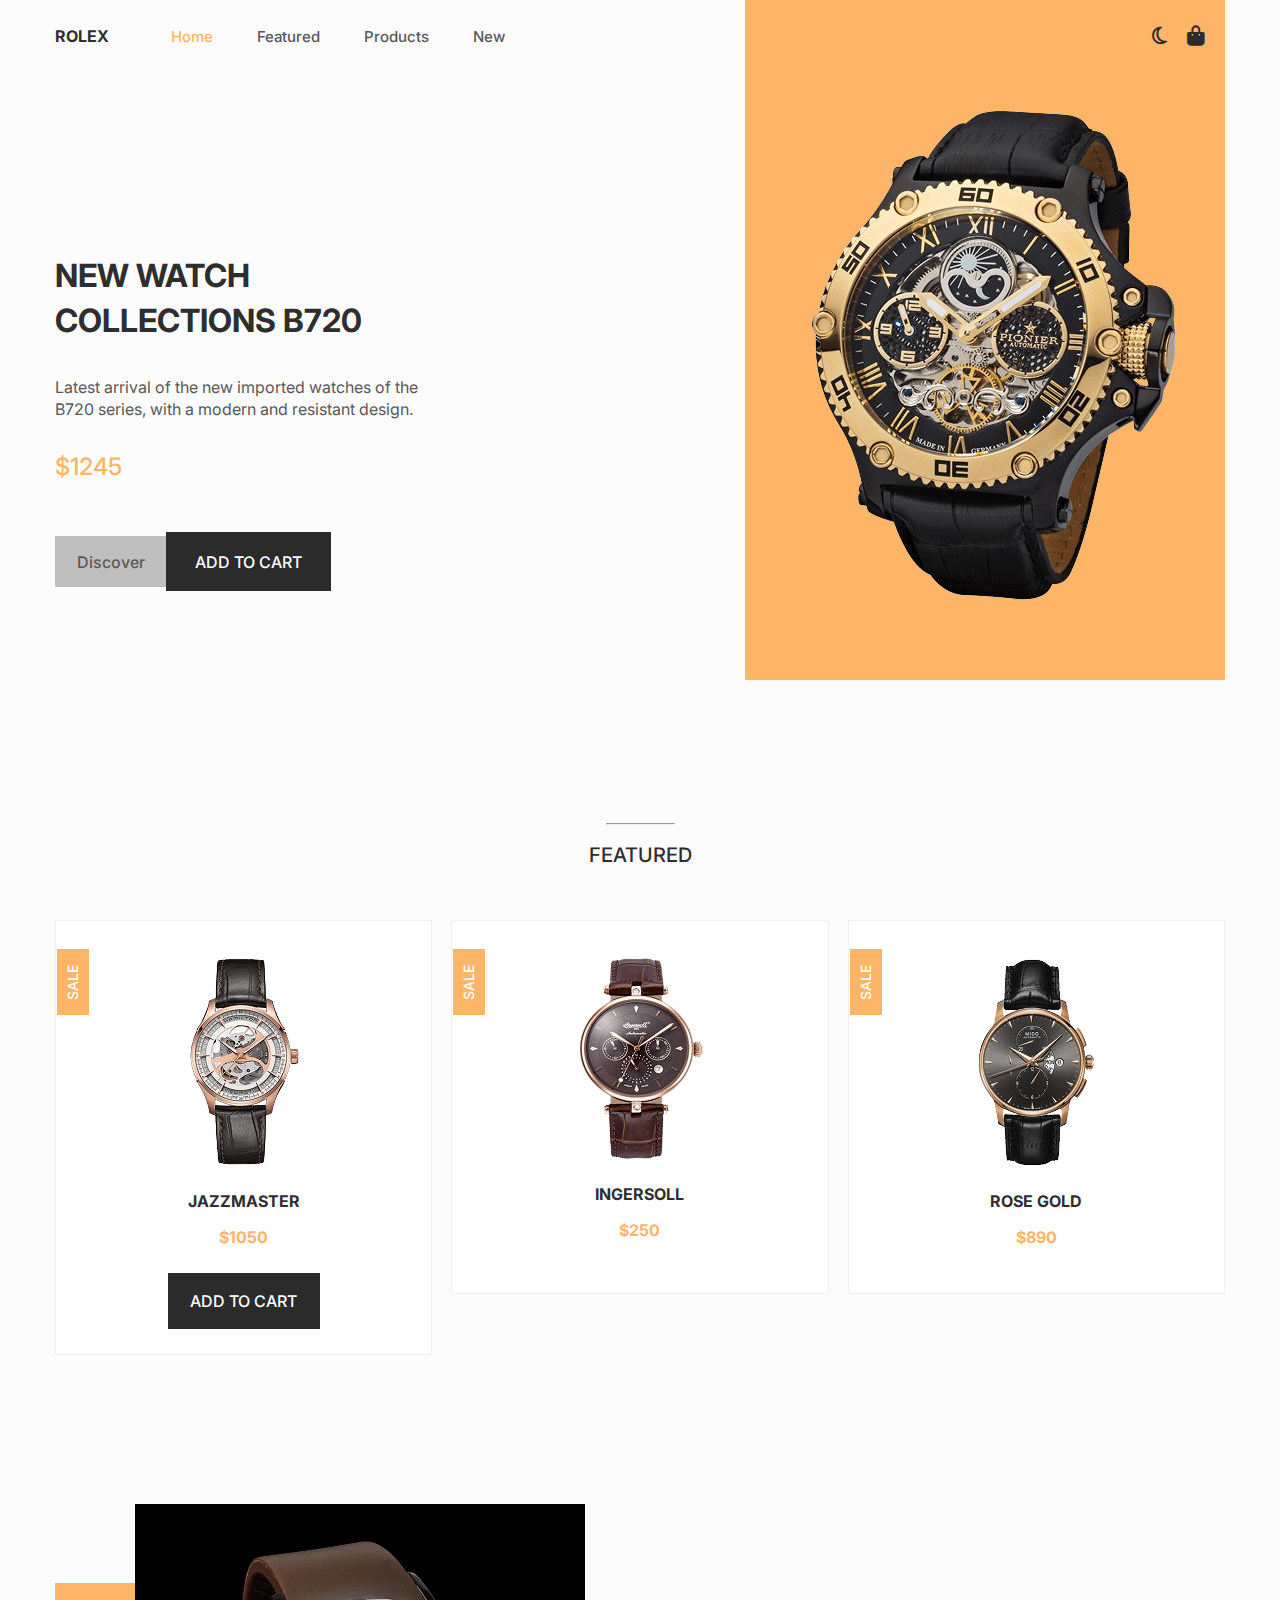
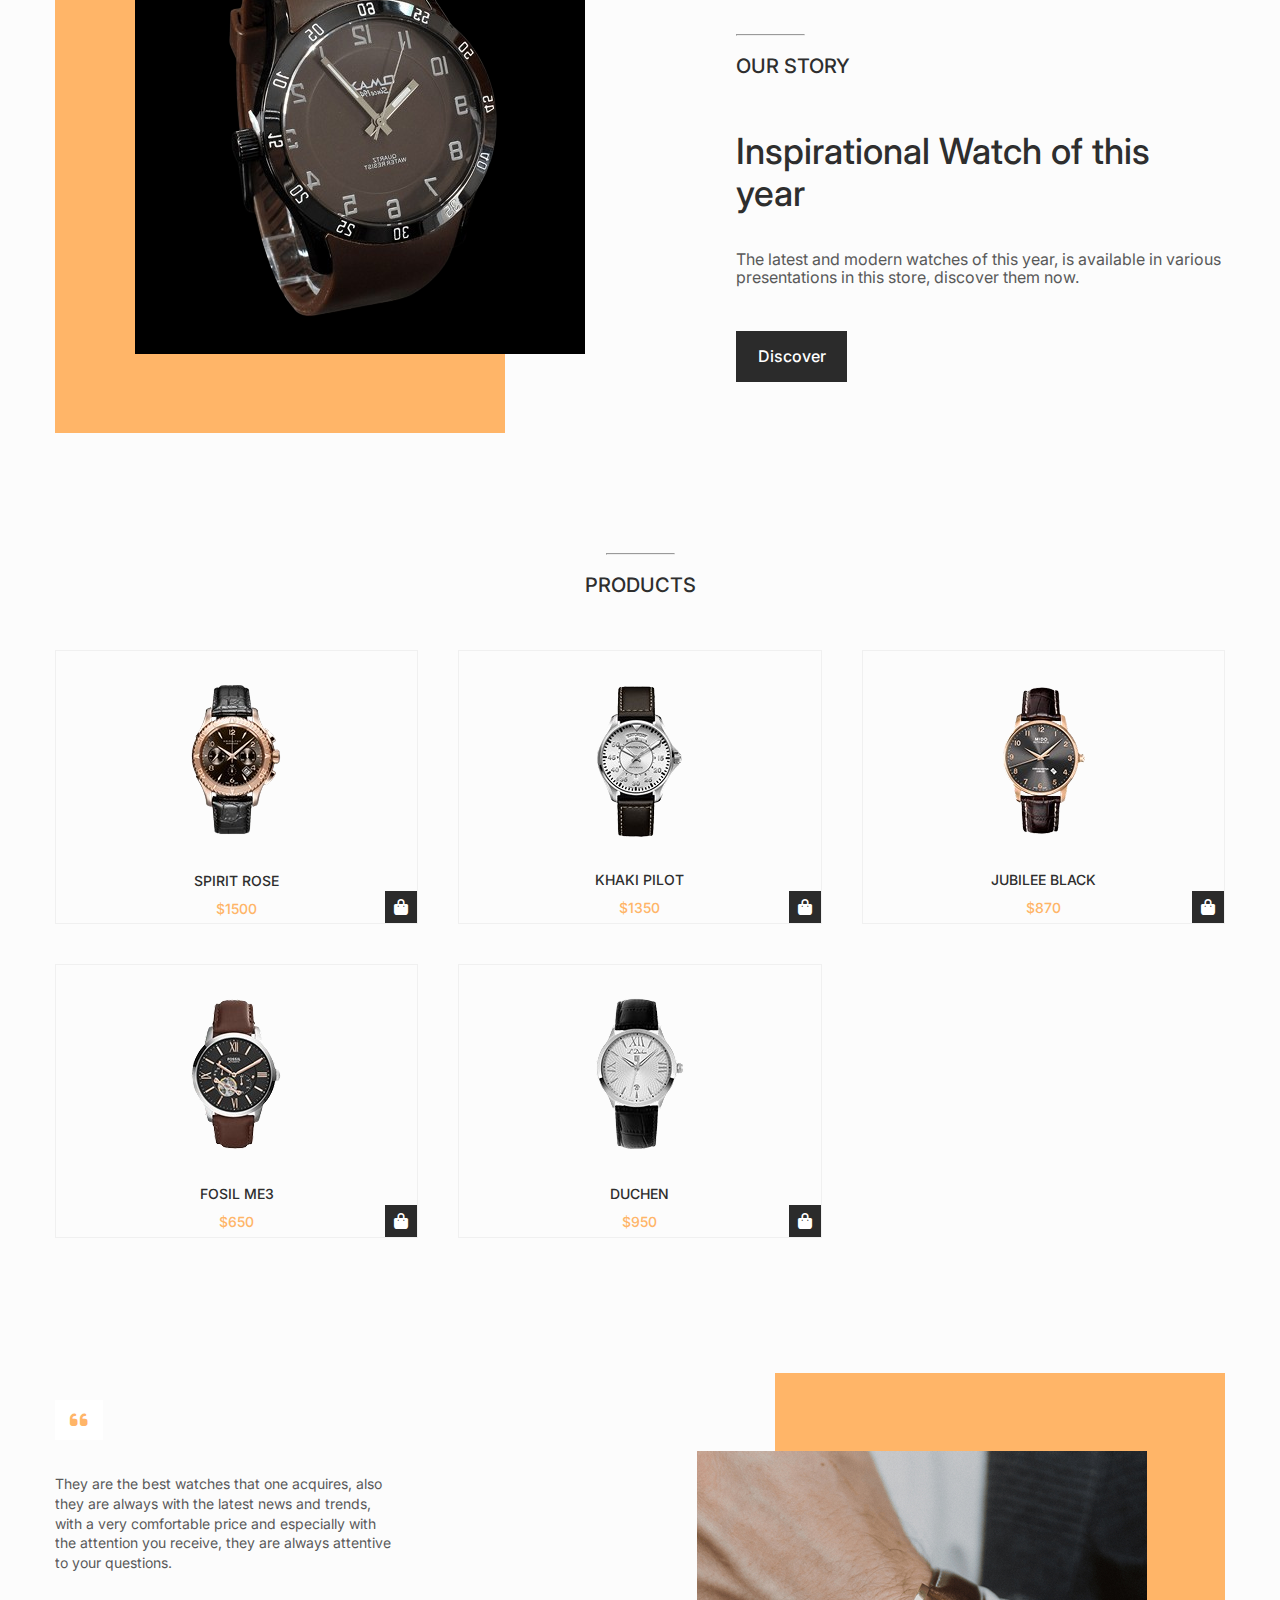
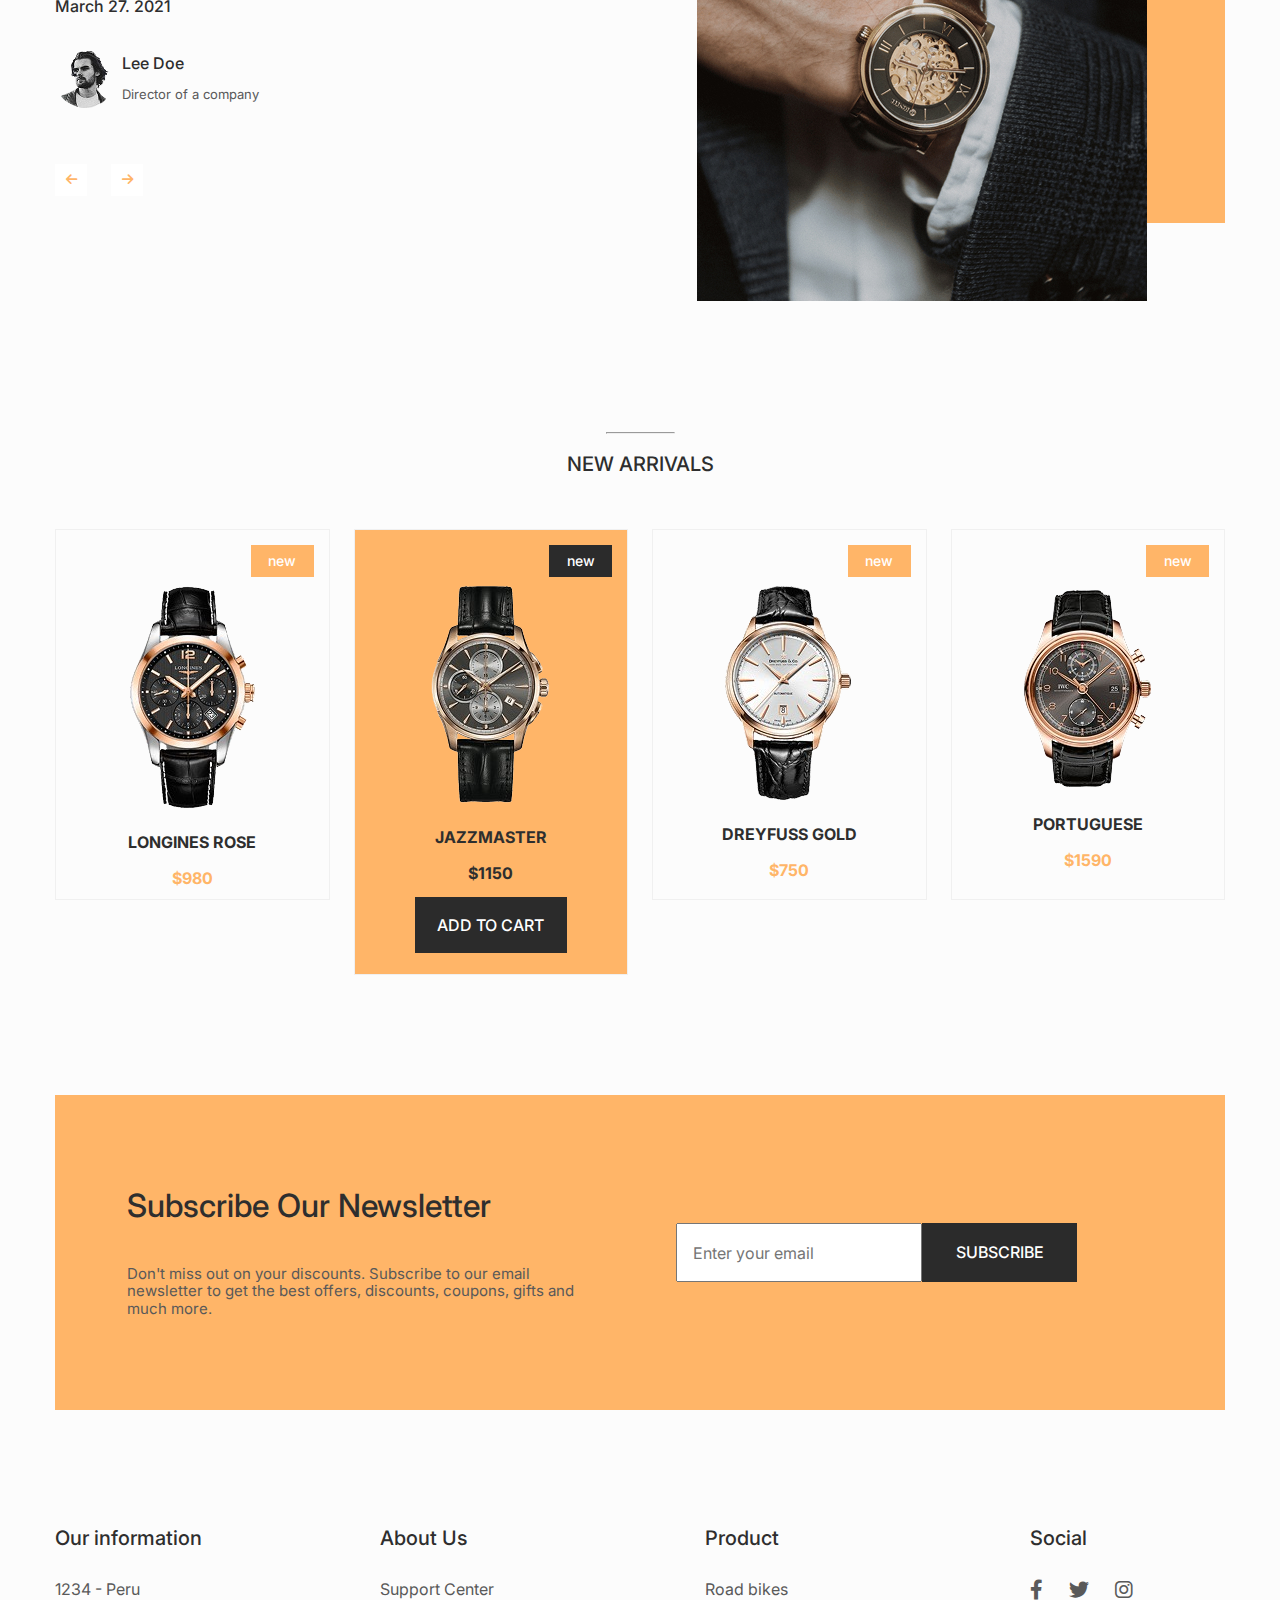
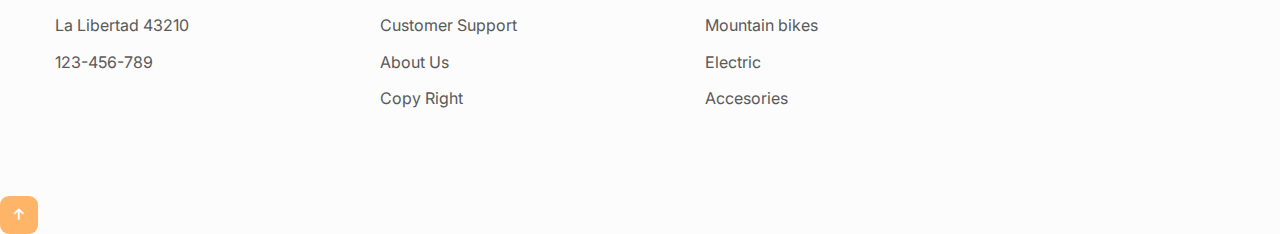
<file: index.html>
<!DOCTYPE html>
<html lang="en">
  <head>
    <meta charset="UTF-8">
    <meta name="viewport" content="width=device-width, initial-scale=1.0">
    <title>Document</title>
    <!-- style-->
    <link rel="stylesheet" href="./scss/style.css">
    <!-- icon-->
    <link rel="stylesheet" href="./scss/all.min.css">
    <!-- normalize-->
    <link rel="stylesheet" href="./scss/normalize.css">
    <!-- font -->
    <link rel="preconnect" href="https://fonts.googleapis.com">
    <link rel="preconnect" href="https://fonts.gstatic.com" crossorigin="">
    <link href="https://fonts.googleapis.com/css2?family=Exo:ital,wght@0,100..900;1,100..900&amp;family=Inter:ital,opsz,wght@0,14..32,100..900;1,14..32,100..900&amp;family=Roboto:ital,wght@0,100..900;1,100..900&amp;family=Work+Sans:ital,wght@0,100..900;1,100..900&amp;display=swap" rel="stylesheet">
  </head>
  <body> 
    <header> 
      <div class="container">
        <div class="first"> 
          <div class="logo"> 
            <p>ROLEX</p>
          </div>
          <div class="side-bar"> 
            <ul> 
              <li><a href="#">Home</a></li>
              <li><a href="#">Featured</a></li>
              <li><a href="#">Products</a></li>
              <li><a href="#">New</a></li>
            </ul>
          </div>
        </div>
        <div class="secound"> <i class="fa-regular fa-moon"></i><i class="fa-solid fa-bag-shopping"></i><i class="fa-solid fa-bars"></i></div>
      </div>
    </header>
    <section class="hero">
      <div class="container"> 
        <div class="first">
          <h1>NEW WATCH COLLECTIONS B720</h1>
          <p>Latest arrival of the new imported watches of the B720 series, with a modern and resistant design.</p>
          <p>$1245</p>
          <div> 
            <div class="button"> 
              <p>Discover</p>
            </div>
            <div class="button"> 
              <p>ADD TO CART</p>
            </div>
          </div>
        </div>
        <div class="secound"> <img src="./img/home-1.jpg" alt="A luxurious black and gold wristwatch with visible mechanical gears, Roman numerals, and intricate details"></div>
      </div>
    </section>
    <section class="featured">
      <div class="container">
        <div class="first"> 
          <hr/>
          <h2>FEATURED</h2>
        </div>
        <div class="card-grid">
          <div class="card active"><img src="./img/featured-1.jpg" alt="A luxurious wristwatch with a rose gold case and black leather strap."/>
            <p>JAZZMASTER</p>
            <p>$1050</p>
            <div class="button"> 
              <p>ADD TO CART</p>
            </div>
            <div class="sale"> 
              <p>SALE</p>
            </div>
          </div>
          <div class="card"><img src="./img/featured-2.jpg" alt="Elegant brown watch with a leather strap and rose gold accents. "/>
            <p>INGERSOLL</p>
            <p>$250</p>
            <div class="button"> 
              <p>ADD TO CART</p>
            </div>
            <div class="sale"> 
              <p>SALE</p>
            </div>
          </div>
          <div class="card"><img src="./img/featured-3.jpg" alt="Elegant wristwatch with a black face, silver markers, and sub-dials. Gold casing with a black leather strap,"/>
            <p>ROSE GOLD</p>
            <p>$890</p>
            <div class="button"> 
              <p>ADD TO CART</p>
            </div>
            <div class="sale"> 
              <p>SALE</p>
            </div>
          </div>
        </div>
      </div>
    </section>
    <section class="story">
      <div class="container"> 
        <div class="first"> 
          <div> <img src="./img/story-1.jpg" alt="A stylish analog wristwatch with a brown leather strap, brown face, and silver indices on a black bezel. "></div>
        </div>
        <div class="secound"> 
          <hr/>
          <h2>OUR STORY</h2>
          <p>Inspirational Watch of this year</p>
          <p>The latest and modern watches of this year, is available in various presentations in this store, discover them now.</p>
          <div class="button"> 
            <p>Discover</p>
          </div>
        </div>
      </div>
    </section>
    <section class="products">
      <div class="container">
        <hr/>
        <h2>PRODUCTS</h2>
        <div class="product-grid">
          <div class="product"><img src="./img/product-1.jpg" alt="Elegant wristwatch with a black leather strap and a gold-tone case. The black dial features three subdials, silver accents, and a date window,"/>
            <p>SPIRIT ROSE</p>
            <p>$1500</p>
            <div class="bag"> <i class="fa-solid fa-bag-shopping"></i></div>
          </div>
          <div class="product"><img src="./img/product-2.jpg" alt="Silver wristwatch with a black leather strap, featuring a white dial, large numerals, and a day-date display"/>
            <p>KHAKI PILOT</p>
            <p>$1350</p>
            <div class="bag"> <i class="fa-solid fa-bag-shopping"></i></div>
          </div>
          <div class="product"><img src="./img/product-3.jpg" alt="A classic wristwatch with a dark leather strap and rose gold casing."/>
            <p>JUBILEE BLACK</p>
            <p>$870</p>
            <div class="bag"> <i class="fa-solid fa-bag-shopping"></i></div>
          </div>
          <div class="product"><img src="./img/product-4.jpg" alt="Elegant wristwatch with a dark face, Roman numerals, a small subdial, and exposed gears. Brown leather strap"/>
            <p>FOSIL ME3</p>
            <p>$650</p>
            <div class="bag"> <i class="fa-solid fa-bag-shopping"></i></div>
          </div>
          <div class="product"><img src="./img/product-5.jpg" alt="Elegant wristwatch with a silver dial, textured pattern, Roman numerals, and a date window. Features black leather strap,"/>
            <p>DUCHEN</p>
            <p>$950</p>
            <div class="bag"> <i class="fa-solid fa-bag-shopping"></i></div>
          </div>
        </div>
      </div>
    </section>
    <section class="testimonial">
      <div class="container"> 
        <div class="all">
          <div class="alll">
            <div class="first"> 
              <div class="quote"> <i class="fa-solid fa-quote-left"></i></div>
              <p>They are the best watches that one acquires, also they are always with the latest news and trends, with a very comfortable price and especially with the attention you receive, they are always attentive to your questions.</p>
              <p>March 27. 2021</p>
              <div class="pr"> <img src="./img/testimonial.jpg" alt="A black-and-white portrait of a man with a beard and wavy hair gazing to the left. He wears a jacket over a T-shir"/>
                <div> 
                  <p>Lee Doe</p>
                  <p>Director of a company</p>
                </div>
              </div>
            </div>
            <div class="first"> 
              <div class="quote"> <i class="fa-solid fa-quote-left"></i></div>
              <p>They are the best watches that one acquires, also they are always with the latest news and trends, with a very comfortable price and especially with the attention you receive, they are always attentive to your questions.</p>
              <p>March 8. 2023</p>
              <div class="pr"> <img src="./img/testimonial2.jpg" alt="a woman with long brown hair, wearing a neutral expression"/>
                <div> 
                  <p>Samantha Mey</p>
                  <p>Director of a company</p>
                </div>
              </div>
            </div>
            <div class="first"> 
              <div class="quote"> <i class="fa-solid fa-quote-left"></i></div>
              <p>They are the best watches that one acquires, also they are always with the latest news and trends, with a very comfortable price and especially with the attention you receive, they are always attentive to your questions.</p>
              <p>March 7. 2022</p>
              <div class="pr"> <img src="./img/testimonial3.jpg" alt="a man with short dark hair and a well-groomed beard, wearing a light gray V-neck shirt. He’s smiling softly"/>
                <div> 
                  <p>Raul Zaman</p>
                  <p>Director of a company</p>
                </div>
              </div>
            </div>
          </div>
          <div class="arrow"> 
            <div class="left"> <i class="fa-solid fa-arrow-left"></i></div>
            <div class="right"> <i class="fa-solid fa-arrow-right"></i></div>
          </div>
        </div>
        <div class="secound"> <img src="./img/testimonial-2.jpg" alt="A close-up of a person wearing an elegant wristwatch with a gold skeleton dial and brown leather strap. The watch is paired with a navy suit, showcasing sophistication."></div>
      </div>
    </section>
    <section class="new">
      <div class="container"> 
        <hr/>
        <h2>NEW ARRIVALS</h2>
        <div class="item-grid"> 
          <div class="item"><img src="./img/item-1.jpg" alt="A luxury wristwatch with a black dial, gold-tone bezel, and chronograph features. It has a black leather strap and a sophisticated"/>
            <p>LONGINES ROSE</p>
            <p>$980</p>
            <div class="button"> 
              <p>ADD TO CART</p>
            </div>
            <div class="neww"> 
              <p>new</p>
            </div>
          </div>
          <div class="item active"><img src="./img/item-2.jpg" alt="Elegant wristwatch with a black leather strap, rose gold casing, and a black dial featuring three silver sub-dials"/>
            <p>JAZZMASTER</p>
            <p>$1150</p>
            <div class="button"> 
              <p>ADD TO CART</p>
            </div>
            <div class="neww"> 
              <p>new</p>
            </div>
          </div>
          <div class="item"><img src="./img/item-3.jpg" alt="A sleek wristwatch with a silver face, gold casing, and black leather strap. It features minimalistic hour markers, a date display"/>
            <p>DREYFUSS GOLD</p>
            <p>$750</p>
            <div class="button"> 
              <p>ADD TO CART</p>
            </div>
            <div class="neww"> 
              <p>new</p>
            </div>
          </div>
          <div class="item"><img src="./img/item-4.jpg" alt="A sophisticated wristwatch featuring a rose gold case, black dial with gold numerals, two subdials, date display, and a black leather strap. "/>
            <p>PORTUGUESE</p>
            <p>$1590</p>
            <div class="button"> 
              <p>ADD TO CART</p>
            </div>
            <div class="neww"> 
              <p>new</p>
            </div>
          </div>
        </div>
      </div>
    </section>
    <section class="newsletter">
      <div class="container"> 
        <div class="first"> 
          <h2>Subscribe Our Newsletter</h2>
          <p>Don't miss out on your discounts. Subscribe to our email newsletter to get the best offers, discounts, coupons, gifts and much more.</p>
        </div>
        <div class="secound"> 
          <input type="text" placeholder="Enter your email">
          <div class="button"> 
            <p>SUBSCRIBE</p>
          </div>
        </div>
      </div>
    </section>
    <footer>
      <div class="container"> 
        <ul>
          <li>Our information
          </li>
          <li><a href="#">1234 - Peru</a></li>
          <li><a href="#">La Libertad 43210</a></li>
          <li><a href="#">123-456-789</a></li>
          <li><a href="#"></a></li>
        </ul>
        <ul>
          <li>About Us
          </li>
          <li><a href="#">Support Center</a></li>
          <li><a href="#">Customer Support</a></li>
          <li><a href="#">About Us</a></li>
          <li><a href="#">Copy Right</a></li>
        </ul>
        <ul>
          <li>Product
          </li>
          <li><a href="#">Road bikes</a></li>
          <li><a href="#">Mountain bikes</a></li>
          <li><a href="#">Electric</a></li>
          <li><a href="#">Accesories</a></li>
        </ul>
        <ul> 
          <li>Social</li>
          <li><i class="fa-brands fa-facebook-f"></i></li>
          <li><i class="fa-brands fa-twitter"></i></li>
          <li><i class="fa-brands fa-instagram"></i></li>
        </ul>
      </div>
    </footer>
    <div class="up-button"> <i class="fa-solid fa-arrow-up"></i></div>
    <script src="./main.js"> </script>
  </body>
</html>
</file>
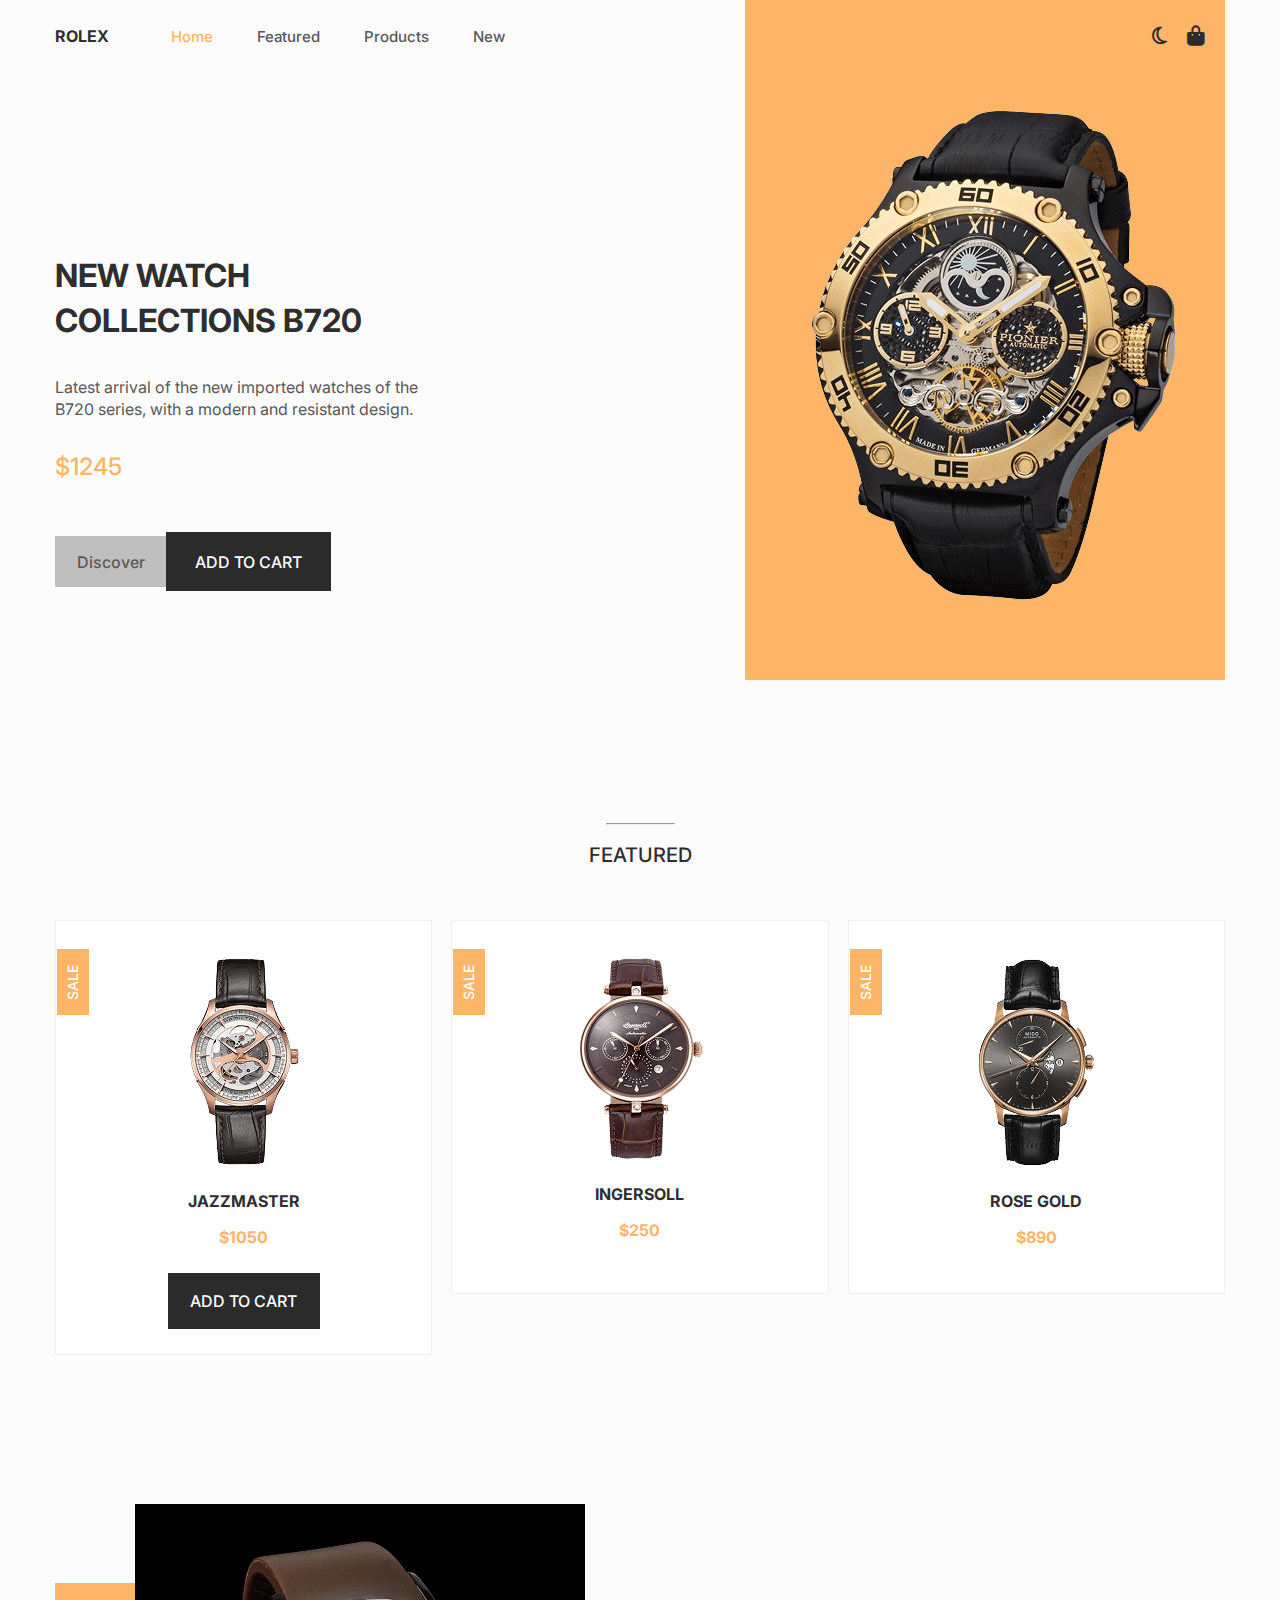
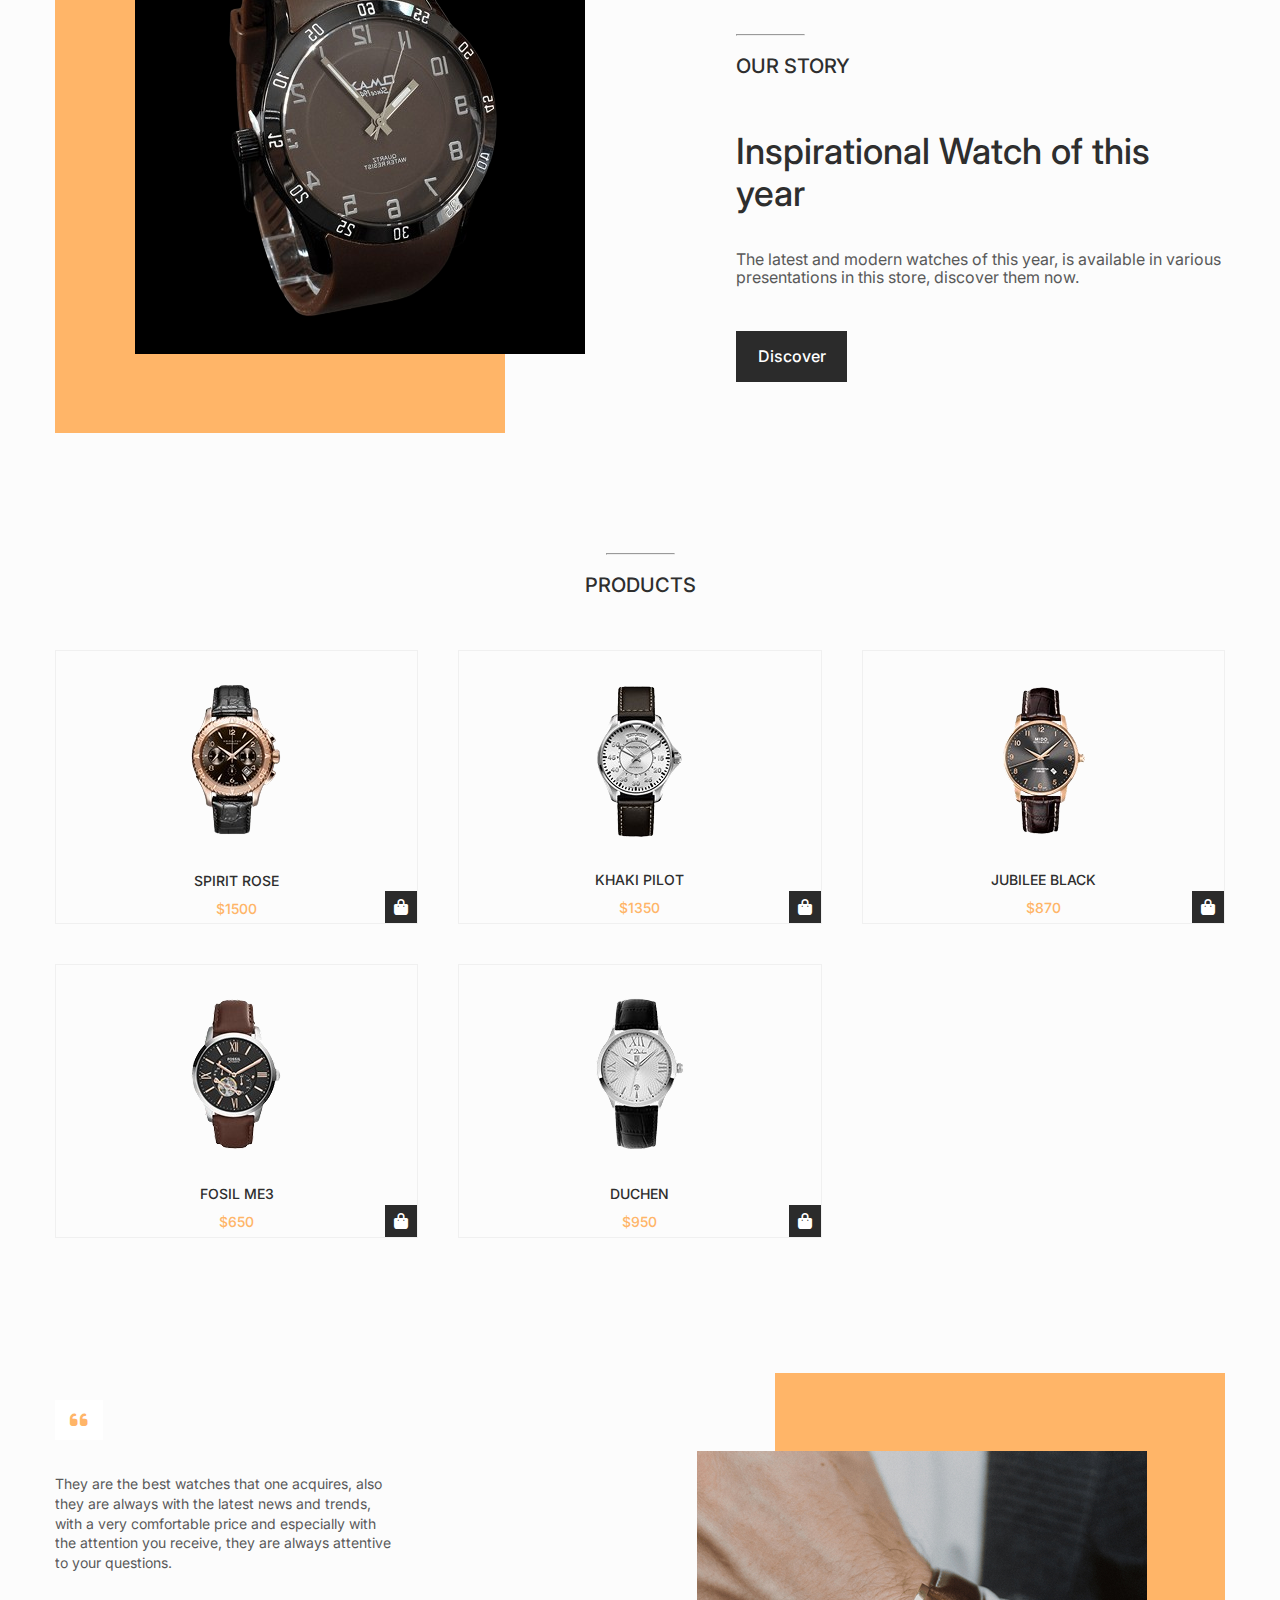
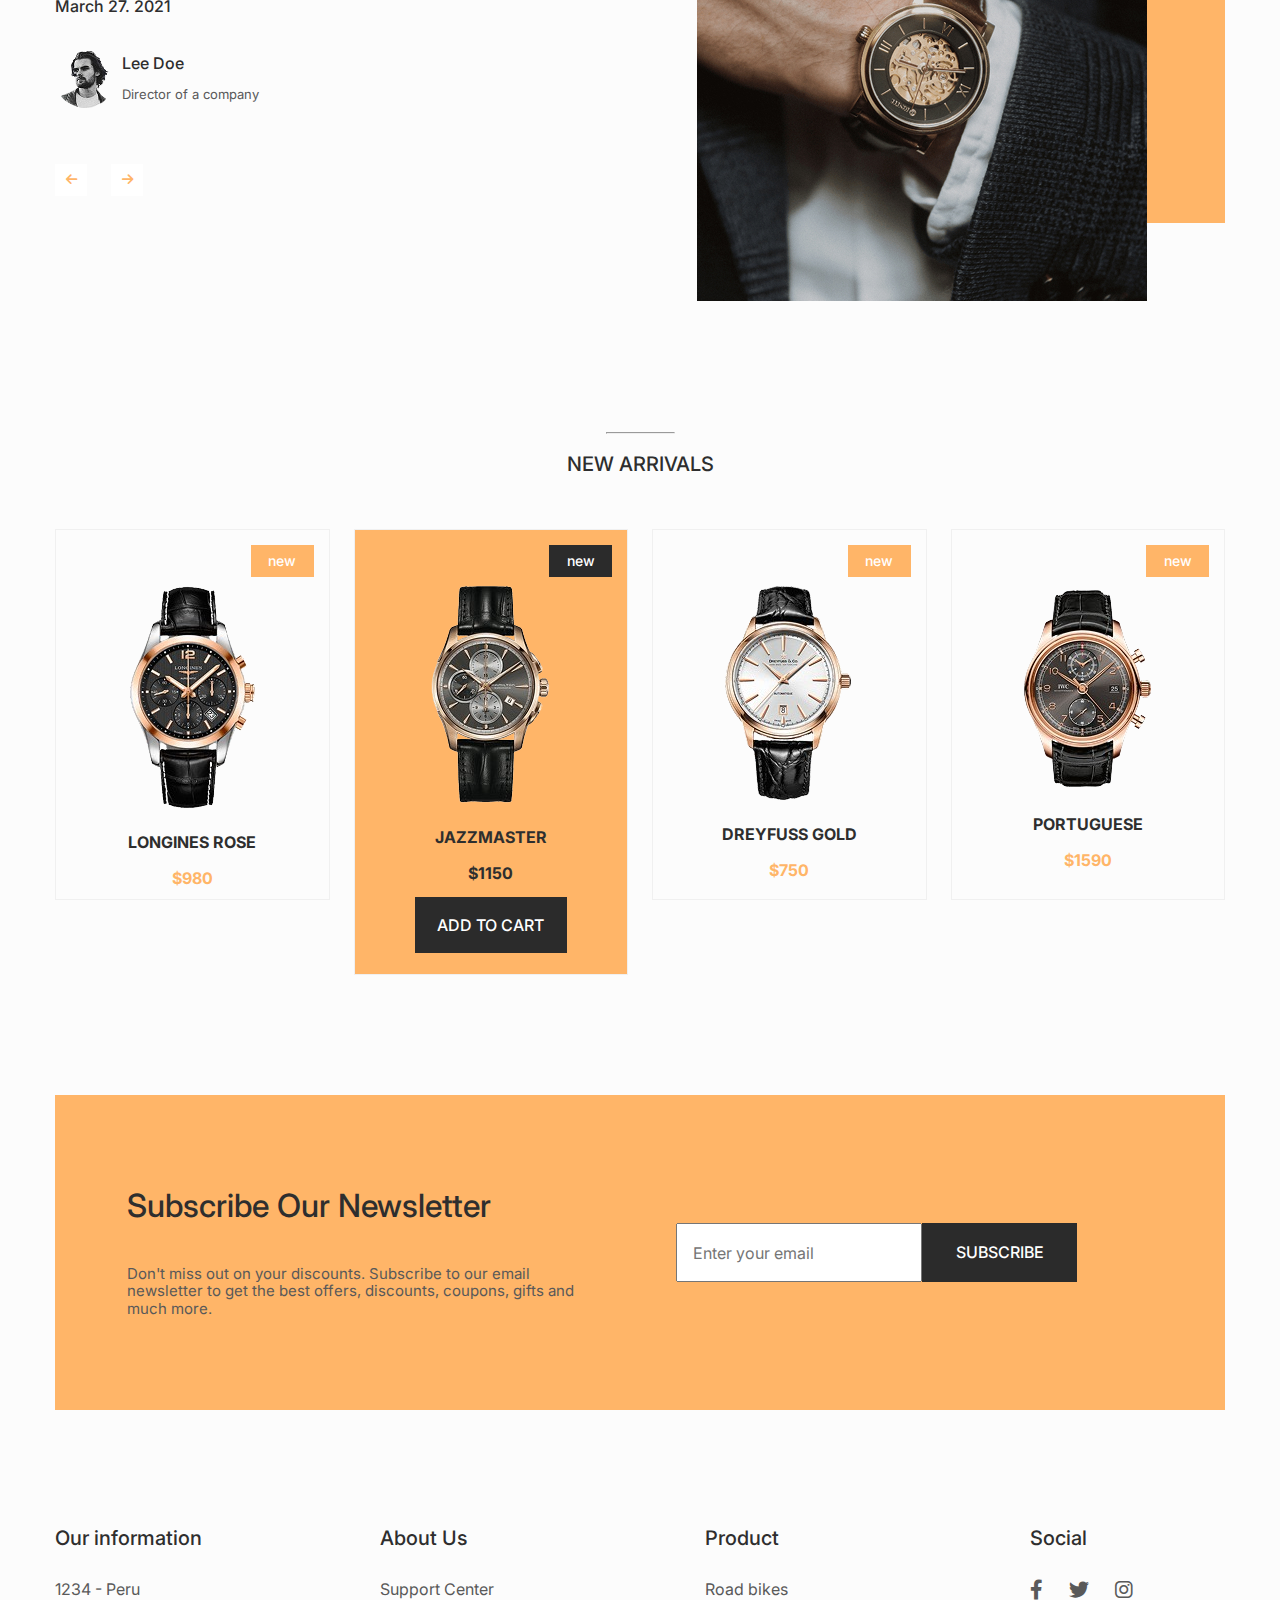
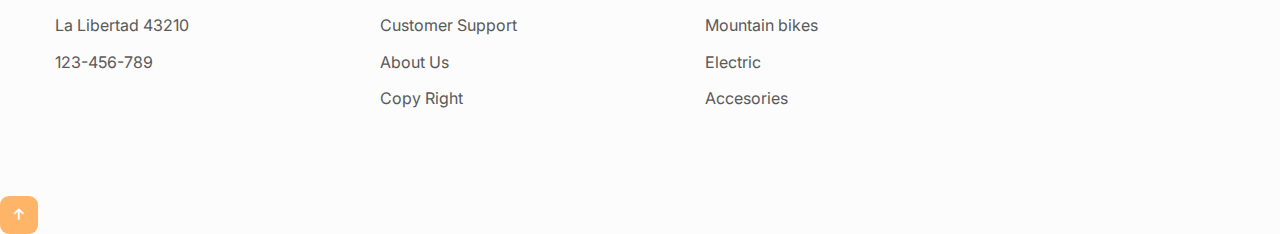
<file: inedx.html>
<!DOCTYPE html>
<html lang="en">
  <head>
    <meta charset="UTF-8">
    <meta name="viewport" content="width=device-width, initial-scale=1.0">
    <title>Document</title>
    <!-- style-->
    <link rel="stylesheet" href="./scss/style.css">
    <!-- icon-->
    <link rel="stylesheet" href="./scss/all.min.css">
    <!-- normalize-->
    <link rel="stylesheet" href="./scss/normalize.css">
    <!-- font -->
    <link rel="preconnect" href="https://fonts.googleapis.com">
    <link rel="preconnect" href="https://fonts.gstatic.com" crossorigin="">
    <link href="https://fonts.googleapis.com/css2?family=Exo:ital,wght@0,100..900;1,100..900&amp;family=Inter:ital,opsz,wght@0,14..32,100..900;1,14..32,100..900&amp;family=Roboto:ital,wght@0,100..900;1,100..900&amp;family=Work+Sans:ital,wght@0,100..900;1,100..900&amp;display=swap" rel="stylesheet">
  </head>
  <body> 
    <header> 
      <div class="container">
        <div class="first"> 
          <div class="logo"> 
            <p>ROLEX</p>
          </div>
          <div class="side-bar"> 
            <ul> 
              <li><a href="#">Home</a></li>
              <li><a href="#">Featured</a></li>
              <li><a href="#">Products</a></li>
              <li><a href="#">New</a></li>
            </ul>
          </div>
        </div>
        <div class="secound"> <i class="fa-regular fa-moon"></i><i class="fa-solid fa-bag-shopping"></i><i class="fa-solid fa-bars"></i></div>
      </div>
    </header>
    <section class="hero">
      <div class="container"> 
        <div class="first">
          <h1>NEW WATCH COLLECTIONS B720</h1>
          <p>Latest arrival of the new imported watches of the B720 series, with a modern and resistant design.</p>
          <p>$1245</p>
          <div> 
            <div class="button"> 
              <p>Discover</p>
            </div>
            <div class="button"> 
              <p>ADD TO CART</p>
            </div>
          </div>
        </div>
        <div class="secound"> <img src="./img/home-1.jpg" alt="A luxurious black and gold wristwatch with visible mechanical gears, Roman numerals, and intricate details"></div>
      </div>
    </section>
    <section class="featured">
      <div class="container">
        <div class="first"> 
          <hr/>
          <h2>FEATURED</h2>
        </div>
        <div class="card-grid">
          <div class="card active"><img src="./img/featured-1.jpg" alt="A luxurious wristwatch with a rose gold case and black leather strap."/>
            <p>JAZZMASTER</p>
            <p>$1050</p>
            <div class="button"> 
              <p>ADD TO CART</p>
            </div>
            <div class="sale"> 
              <p>SALE</p>
            </div>
          </div>
          <div class="card"><img src="./img/featured-2.jpg" alt="Elegant brown watch with a leather strap and rose gold accents. "/>
            <p>INGERSOLL</p>
            <p>$250</p>
            <div class="button"> 
              <p>ADD TO CART</p>
            </div>
            <div class="sale"> 
              <p>SALE</p>
            </div>
          </div>
          <div class="card"><img src="./img/featured-3.jpg" alt="Elegant wristwatch with a black face, silver markers, and sub-dials. Gold casing with a black leather strap,"/>
            <p>ROSE GOLD</p>
            <p>$890</p>
            <div class="button"> 
              <p>ADD TO CART</p>
            </div>
            <div class="sale"> 
              <p>SALE</p>
            </div>
          </div>
        </div>
      </div>
    </section>
    <section class="story">
      <div class="container"> 
        <div class="first"> 
          <div> <img src="./img/story-1.jpg" alt="A stylish analog wristwatch with a brown leather strap, brown face, and silver indices on a black bezel. "></div>
        </div>
        <div class="secound"> 
          <hr/>
          <h2>OUR STORY</h2>
          <p>Inspirational Watch of this year</p>
          <p>The latest and modern watches of this year, is available in various presentations in this store, discover them now.</p>
          <div class="button"> 
            <p>Discover</p>
          </div>
        </div>
      </div>
    </section>
    <section class="products">
      <div class="container">
        <hr/>
        <h2>PRODUCTS</h2>
        <div class="product-grid">
          <div class="product"><img src="./img/product-1.jpg" alt="Elegant wristwatch with a black leather strap and a gold-tone case. The black dial features three subdials, silver accents, and a date window,"/>
            <p>SPIRIT ROSE</p>
            <p>$1500</p>
            <div class="bag"> <i class="fa-solid fa-bag-shopping"></i></div>
          </div>
          <div class="product"><img src="./img/product-2.jpg" alt="Silver wristwatch with a black leather strap, featuring a white dial, large numerals, and a day-date display"/>
            <p>KHAKI PILOT</p>
            <p>$1350</p>
            <div class="bag"> <i class="fa-solid fa-bag-shopping"></i></div>
          </div>
          <div class="product"><img src="./img/product-3.jpg" alt="A classic wristwatch with a dark leather strap and rose gold casing."/>
            <p>JUBILEE BLACK</p>
            <p>$870</p>
            <div class="bag"> <i class="fa-solid fa-bag-shopping"></i></div>
          </div>
          <div class="product"><img src="./img/product-4.jpg" alt="Elegant wristwatch with a dark face, Roman numerals, a small subdial, and exposed gears. Brown leather strap"/>
            <p>FOSIL ME3</p>
            <p>$650</p>
            <div class="bag"> <i class="fa-solid fa-bag-shopping"></i></div>
          </div>
          <div class="product"><img src="./img/product-5.jpg" alt="Elegant wristwatch with a silver dial, textured pattern, Roman numerals, and a date window. Features black leather strap,"/>
            <p>DUCHEN</p>
            <p>$950</p>
            <div class="bag"> <i class="fa-solid fa-bag-shopping"></i></div>
          </div>
        </div>
      </div>
    </section>
    <section class="testimonial">
      <div class="container"> 
        <div class="all">
          <div class="alll">
            <div class="first"> 
              <div class="quote"> <i class="fa-solid fa-quote-left"></i></div>
              <p>They are the best watches that one acquires, also they are always with the latest news and trends, with a very comfortable price and especially with the attention you receive, they are always attentive to your questions.</p>
              <p>March 27. 2021</p>
              <div class="pr"> <img src="./img/testimonial.jpg" alt="A black-and-white portrait of a man with a beard and wavy hair gazing to the left. He wears a jacket over a T-shir"/>
                <div> 
                  <p>Lee Doe</p>
                  <p>Director of a company</p>
                </div>
              </div>
            </div>
            <div class="first"> 
              <div class="quote"> <i class="fa-solid fa-quote-left"></i></div>
              <p>They are the best watches that one acquires, also they are always with the latest news and trends, with a very comfortable price and especially with the attention you receive, they are always attentive to your questions.</p>
              <p>March 8. 2023</p>
              <div class="pr"> <img src="./img/testimonial2.jpg" alt="a woman with long brown hair, wearing a neutral expression"/>
                <div> 
                  <p>Samantha Mey</p>
                  <p>Director of a company</p>
                </div>
              </div>
            </div>
            <div class="first"> 
              <div class="quote"> <i class="fa-solid fa-quote-left"></i></div>
              <p>They are the best watches that one acquires, also they are always with the latest news and trends, with a very comfortable price and especially with the attention you receive, they are always attentive to your questions.</p>
              <p>March 7. 2022</p>
              <div class="pr"> <img src="./img/testimonial3.jpg" alt="a man with short dark hair and a well-groomed beard, wearing a light gray V-neck shirt. He’s smiling softly"/>
                <div> 
                  <p>Raul Zaman</p>
                  <p>Director of a company</p>
                </div>
              </div>
            </div>
          </div>
          <div class="arrow"> 
            <div class="left"> <i class="fa-solid fa-arrow-left"></i></div>
            <div class="right"> <i class="fa-solid fa-arrow-right"></i></div>
          </div>
        </div>
        <div class="secound"> <img src="./img/testimonial-2.jpg" alt="A close-up of a person wearing an elegant wristwatch with a gold skeleton dial and brown leather strap. The watch is paired with a navy suit, showcasing sophistication."></div>
      </div>
    </section>
    <section class="new">
      <div class="container"> 
        <hr/>
        <h2>NEW ARRIVALS</h2>
        <div class="item-grid"> 
          <div class="item"><img src="./img/item-1.jpg" alt="A luxury wristwatch with a black dial, gold-tone bezel, and chronograph features. It has a black leather strap and a sophisticated"/>
            <p>LONGINES ROSE</p>
            <p>$980</p>
            <div class="button"> 
              <p>ADD TO CART</p>
            </div>
            <div class="neww"> 
              <p>new</p>
            </div>
          </div>
          <div class="item active"><img src="./img/item-2.jpg" alt="Elegant wristwatch with a black leather strap, rose gold casing, and a black dial featuring three silver sub-dials"/>
            <p>JAZZMASTER</p>
            <p>$1150</p>
            <div class="button"> 
              <p>ADD TO CART</p>
            </div>
            <div class="neww"> 
              <p>new</p>
            </div>
          </div>
          <div class="item"><img src="./img/item-3.jpg" alt="A sleek wristwatch with a silver face, gold casing, and black leather strap. It features minimalistic hour markers, a date display"/>
            <p>DREYFUSS GOLD</p>
            <p>$750</p>
            <div class="button"> 
              <p>ADD TO CART</p>
            </div>
            <div class="neww"> 
              <p>new</p>
            </div>
          </div>
          <div class="item"><img src="./img/item-4.jpg" alt="A sophisticated wristwatch featuring a rose gold case, black dial with gold numerals, two subdials, date display, and a black leather strap. "/>
            <p>PORTUGUESE</p>
            <p>$1590</p>
            <div class="button"> 
              <p>ADD TO CART</p>
            </div>
            <div class="neww"> 
              <p>new</p>
            </div>
          </div>
        </div>
      </div>
    </section>
    <section class="newsletter">
      <div class="container"> 
        <div class="first"> 
          <h2>Subscribe Our Newsletter</h2>
          <p>Don't miss out on your discounts. Subscribe to our email newsletter to get the best offers, discounts, coupons, gifts and much more.</p>
        </div>
        <div class="secound"> 
          <input type="text" placeholder="Enter your email">
          <div class="button"> 
            <p>SUBSCRIBE</p>
          </div>
        </div>
      </div>
    </section>
    <footer>
      <div class="container"> 
        <ul>
          <li>Our information
          </li>
          <li><a href="#">1234 - Peru</a></li>
          <li><a href="#">La Libertad 43210</a></li>
          <li><a href="#">123-456-789</a></li>
          <li><a href="#"></a></li>
        </ul>
        <ul>
          <li>About Us
          </li>
          <li><a href="#">Support Center</a></li>
          <li><a href="#">Customer Support</a></li>
          <li><a href="#">About Us</a></li>
          <li><a href="#">Copy Right</a></li>
        </ul>
        <ul>
          <li>Product
          </li>
          <li><a href="#">Road bikes</a></li>
          <li><a href="#">Mountain bikes</a></li>
          <li><a href="#">Electric</a></li>
          <li><a href="#">Accesories</a></li>
        </ul>
        <ul> 
          <li>Social</li>
          <li><i class="fa-brands fa-facebook-f"></i></li>
          <li><i class="fa-brands fa-twitter"></i></li>
          <li><i class="fa-brands fa-instagram"></i></li>
        </ul>
      </div>
    </footer>
    <div class="up-button"> <i class="fa-solid fa-arrow-up"></i></div>
    <script src="./main.js"> </script>
  </body>
</html>
</file>
<file: scss/style.css>
* {
  margin: 0;
  padding: 0;
  box-sizing: border-box;
}

body {
  font-family: "Inter", sans-serif;
  font-optical-sizing: auto;
  font-style: normal;
  background-color: var(--color-back);
}

.container {
  margin: 0px auto;
}
@media (max-width: 767px) {
  .container {
    padding: 0px 20px;
  }
}
@media (min-width: 768px) {
  .container {
    width: 750px;
  }
}
@media (min-width: 992px) {
  .container {
    width: 970px;
  }
}
@media (min-width: 1200px) {
  .container {
    width: 1170px;
  }
}

:root {
  --color-back: #FCFCFC;
  --color-one: #2E2E2E ;
  --color-two: #FFB568 ;
  --color-three: #595959 ;
  --color-four: #FFFFFF ;
  --color-five: #F0F0F0 ;
  --color-six: #2B2B2B ;
}

.dark {
  --color-back: #1F1F1F;
  --color-one: #F2F2F2 ;
  --color-two: #EFBE8A ;
  --color-three: #BFBFBF ;
  --color-four: #292929 ;
  --color-five: #333333 ;
  --color-six: #3D3D3D ;
}

header .container {
  height: 72px;
  display: flex;
  align-items: center;
  justify-content: space-between;
}
header .container .first {
  display: flex;
}
header .container .first .logo {
  margin-right: 62px;
}
@media (max-width: 767px) {
  header .container .first .logo {
    position: relative;
    z-index: 100000;
  }
}
header .container .first .logo p {
  color: var(--color-one);
  font-size: 16px;
  font-weight: bold;
}
header .container .first .side-bar ul {
  list-style: none;
}
header .container .first .side-bar ul li {
  display: inline-block;
  margin-right: 40px;
}
header .container .first .side-bar ul li:first-child a {
  color: var(--color-two);
}
header .container .first .side-bar ul li a {
  text-decoration: none;
  color: var(--color-three);
  font-size: 15px;
  font-weight: 500;
}
header .container .first .side-bar ul li a:hover {
  color: var(--color-two);
}
@media (max-width: 767px) {
  header .container .first .side-bar {
    position: absolute;
    z-index: 10000;
    top: 0px;
    left: 0px;
    height: 0px;
    background-color: var(--color-back);
    width: 100%;
    text-align: center;
    border-radius: 0px 0px 30px 30px;
    overflow: hidden;
    transition: 0.5s height;
  }
  header .container .first .side-bar li {
    margin-right: 0 !important;
    margin-bottom: 42px;
    display: block !important;
  }
  header .container .first .side-bar li:first-child {
    margin-top: 92px;
  }
}
@media (max-width: 767px) {
  header .container .secound {
    position: relative;
    z-index: 10000;
  }
}
header .container .secound i {
  font-size: 20px;
  color: var(--color-six);
  margin-right: 20px;
  cursor: pointer;
}
header .container .secound i:last-child {
  display: none;
}
@media (max-width: 767px) {
  header .container .secound i:last-child {
    display: inline-block;
    margin: 0;
  }
}

.hero .container {
  display: flex;
  justify-content: space-between;
  align-items: center;
}
@media (max-width: 767px) {
  .hero .container {
    flex-direction: column-reverse;
    align-items: start;
    padding: 0px 0px 0px 25px;
  }
}
.hero .container .first {
  width: 367px;
}
@media (max-width: 992px) {
  .hero .container .first {
    width: 300px;
  }
}
.hero .container .first h1 {
  color: var(--color-one);
  font-size: 32px;
  font-weight: bold;
  line-height: 140%;
  margin-bottom: 32px;
}
.hero .container .first p:nth-child(2) {
  font-size: 16px;
  color: var(--color-three);
  line-height: 140%;
  margin-bottom: 32px;
}
.hero .container .first p:nth-child(3) {
  font-size: 24px;
  font-weight: 500;
  color: var(--color-two);
  margin-bottom: 52px;
}
.hero .container .first > div {
  display: flex;
  align-items: center;
}
.hero .container .first > div div:first-child {
  display: flex;
  justify-content: center;
  align-items: center;
  width: 111px;
  height: 51px;
  background-color: #BFBFBF;
  cursor: pointer;
  color: #595959;
  font-size: 16px;
  font-weight: 500;
}
.hero .container .first > div div:nth-child(2) {
  display: flex;
  justify-content: center;
  align-items: center;
  width: 165px;
  height: 59px;
  background-color: var(--color-six);
  cursor: pointer;
  color: #FFFFFF;
  font-size: 16px;
  font-weight: 500;
}
.hero .container .secound {
  background-color: var(--color-two);
  width: 480px;
  height: 680px;
  position: relative;
  top: -72px;
  z-index: -1000;
}
@media (max-width: 992px) {
  .hero .container .secound {
    width: 400px;
  }
}
@media (max-width: 767px) {
  .hero .container .secound {
    width: 82%;
    height: 460px;
    align-self: flex-end;
  }
}
.hero .container .secound img {
  border-style: none;
  position: absolute;
  bottom: 52px;
  left: 50%;
  transform: translateX(-50%);
}
@media (max-width: 992px) {
  .hero .container .secound img {
    width: 390px;
  }
}
@media (max-width: 767px) {
  .hero .container .secound img {
    width: 270px;
    height: 360px;
  }
}

.featured {
  padding: 71px 0 50px 0;
}
@media (max-width: 767px) {
  .featured .container {
    height: 1285px;
  }
}
.featured .container .first {
  text-align: center;
}
.featured .container .first hr {
  color: var(--color-two);
  width: 67px;
  margin: 0 auto 19px;
  margin-bottom: 19px;
}
.featured .container .first h2 {
  color: var(--color-one);
  margin-bottom: 53px;
  font-size: 20px;
  font-weight: 500;
}
.featured .container .card-grid {
  display: grid;
  grid-template-columns: repeat(3, 1fr);
  grid-template-rows: 374px;
  gap: 19px;
  height: 435px;
}
@media (max-width: 767px) {
  .featured .container .card-grid {
    grid-template-columns: 1fr;
    grid-template-rows: repeat(3, 1fr);
  }
}
.featured .container .card-grid .card {
  border: 1px solid var(--color-five);
  position: relative;
  background-color: var(--color-four);
  display: flex;
  flex-direction: column;
  align-items: center;
  border: 1px var(--color-five) solid;
}
.featured .container .card-grid .card img {
  margin: 34px 0px 22px 0px;
}
.featured .container .card-grid .card > p {
  font-size: 16px;
  font-weight: bold;
  color: var(--color-one);
}
.featured .container .card-grid .card p:nth-child(3) {
  color: var(--color-two);
  margin: 18px 0px 26px 0px;
}
.featured .container .card-grid .card .button {
  display: none;
}
.featured .container .card-grid .card.active {
  height: 435px;
}
.featured .container .card-grid .card.active .button {
  display: flex;
  justify-content: center;
  align-items: center;
  width: 152px;
  height: 56px;
  background-color: var(--color-six);
  cursor: pointer;
  color: #FFFFFF;
  font-size: 16px;
  font-weight: 500;
}
.featured .container .card-grid .card .sale {
  transform: rotate(-90deg);
  position: absolute;
  left: -16px;
  top: 45px;
  width: 66px;
  height: 32px;
  background-color: var(--color-two);
  display: flex;
  justify-content: center;
  align-items: center;
}
.featured .container .card-grid .card .sale p {
  color: #FFFFFF;
  font-size: 14px;
  font-weight: 500;
}

.story {
  margin: 178px 0px 50px 0px;
}
.story .container {
  display: grid;
  grid-template-columns: repeat(2, 1fr);
  gap: 192px;
}
@media (max-width: 767px) {
  .story .container {
    grid-template-columns: 1fr;
    gap: 59px;
  }
}
.story .container .first {
  width: 450px;
  height: 450px;
  background-color: var(--color-two);
  position: relative;
}
@media (max-width: 992px) {
  .story .container .first {
    width: 300px;
    height: 425px;
  }
}
@media (max-width: 767px) {
  .story .container .first {
    width: 80%;
    height: 250px;
  }
}
.story .container .first div {
  width: 100%;
  height: 100%;
  background-color: black;
  display: flex;
  justify-content: center;
  align-items: center;
  position: absolute;
  left: 80px;
  bottom: 79px;
}
.story .container .first div img {
  width: 100%;
  height: 100%;
}
.story .container .secound {
  display: flex;
  flex-direction: column;
  justify-content: center;
}
.story .container .secound hr {
  color: var(--color-two);
  width: 67px;
  margin: 0 auto 19px;
  margin-bottom: 19px;
}
.story .container .secound h2 {
  color: var(--color-one);
  margin-bottom: 53px;
  font-size: 20px;
  font-weight: 500;
}
.story .container .secound hr {
  margin: 0 0 19px 0;
}
.story .container .secound p:nth-child(3) {
  color: var(--color-one);
  margin-bottom: 36px;
  font-size: 36px;
  font-weight: 500;
}
.story .container .secound p:nth-child(4) {
  color: var(--color-three);
  font-size: 16px;
  margin-bottom: 44px;
}
.story .container .secound .button {
  display: flex;
  justify-content: center;
  align-items: center;
  width: 111px;
  height: 51px;
  background-color: var(--color-six);
  cursor: pointer;
  color: #FFFFFF;
  font-size: 16px;
  font-weight: 500;
}

.products {
  padding: 70px 0 49px 0;
}
.products .container {
  text-align: center;
}
.products .container hr {
  color: var(--color-two);
  width: 67px;
  margin: 0 auto 19px;
  margin-bottom: 19px;
}
.products .container h2 {
  color: var(--color-one);
  margin-bottom: 53px;
  font-size: 20px;
  font-weight: 500;
}
.products .container .product-grid {
  display: grid;
  grid-template-columns: repeat(3, 1fr);
  grid-template-rows: repeat(2, 1fr);
  gap: 40px;
}
@media (max-width: 767px) {
  .products .container .product-grid {
    grid-template-columns: repeat(2, 1fr);
  }
}
.products .container .product-grid .product {
  position: relative;
  text-align: center;
  height: 274px;
  background-color: var(--color-back);
  border: 1px solid var(--color-five);
}
.products .container .product-grid .product img {
  margin: 32px 0px 32px 0px;
}
.products .container .product-grid .product p:nth-child(2) {
  color: var(--color-one);
  margin-bottom: 12px;
  font-size: 14px;
  font-weight: 500;
}
.products .container .product-grid .product p:nth-child(3) {
  color: var(--color-two);
  margin-bottom: 34px;
  font-size: 14px;
  font-weight: 500;
}
.products .container .product-grid .product .bag {
  position: absolute;
  right: 0;
  bottom: 0;
  width: 32px;
  height: 32px;
  background-color: var(--color-six);
  display: flex;
  justify-content: center;
  align-items: center;
  cursor: pointer;
}
@media (max-width: 767px) {
  .products .container .product-grid .product .bag {
    width: 28px;
    height: 28px;
  }
}
.products .container .product-grid .product .bag i {
  font-size: 16px;
  color: #FFFFFF;
}

.testimonial {
  padding: 86px 0px 144px 0px;
}
.testimonial .container {
  display: flex;
  justify-content: space-between;
  align-items: center;
}
@media (max-width: 767px) {
  .testimonial .container {
    flex-direction: column;
    align-items: start;
  }
}
@media (max-width: 767px) {
  .testimonial .container .all {
    margin-bottom: 62px;
  }
}
.testimonial .container .all .alll {
  display: grid;
  grid-template-columns: repeat(3, 338px);
  gap: 40px;
  width: 338px;
  overflow: hidden;
}
.testimonial .container .all .alll .first {
  width: 338px;
  transition: transform 0.5s;
}
@media (max-width: 992px) {
  .testimonial .container .all .alll .first {
    width: 250px;
  }
}
@media (max-width: 767px) {
  .testimonial .container .all .alll .first {
    width: 100%;
  }
}
.testimonial .container .all .alll .first .quote {
  width: 48px;
  height: 40px;
  background-color: var(--color-four);
  display: flex;
  justify-content: center;
  align-items: center;
  margin-bottom: 34px;
}
.testimonial .container .all .alll .first .quote i {
  font-size: 20px;
  color: var(--color-two);
}
.testimonial .container .all .alll .first > p:nth-child(2) {
  font-size: 14px;
  color: var(--color-three);
  line-height: 140%;
  margin-bottom: 25px;
}
.testimonial .container .all .alll .first > p:nth-child(3) {
  color: var(--color-one);
  font-size: 16px;
  font-weight: 500;
  margin-bottom: 32px;
}
.testimonial .container .all .alll .first .pr {
  display: flex;
  justify-content: space-between;
  align-items: center;
  width: 204px;
  margin-bottom: 56px;
}
.testimonial .container .all .alll .first .pr div p:nth-child(1) {
  color: var(--color-one);
  margin-bottom: 15px;
  font-size: 16px;
  font-weight: 500;
}
.testimonial .container .all .alll .first .pr div p:nth-child(2) {
  color: var(--color-three);
  font-size: 13px;
}
.testimonial .container .all .arrow {
  display: flex;
  justify-content: space-between;
  width: 88px;
  height: 32px;
}
.testimonial .container .all .arrow div {
  cursor: pointer;
  width: 32px;
  height: 32px;
  display: flex;
  justify-content: center;
  align-items: center;
  background-color: var(--color-four);
}
.testimonial .container .all .arrow div i {
  color: var(--color-two);
  font-size: 13px;
}
.testimonial .container .secound {
  width: 450px;
  height: 450px;
  background-color: var(--color-two);
  position: relative;
}
@media (max-width: 992px) {
  .testimonial .container .secound {
    width: 350px;
    height: 350px;
  }
}
@media (max-width: 767px) {
  .testimonial .container .secound {
    align-self: flex-end;
    width: 85%;
    height: 300px;
  }
}
.testimonial .container .secound img {
  width: 100%;
  height: 100%;
  position: absolute;
  top: 78px;
  right: 78px;
}
@media (max-width: 767px) {
  .testimonial .container .secound img {
    top: 47px;
    right: 47px;
  }
}

.new {
  padding: 65px 0px 48px 0px;
}
.new .container {
  text-align: center;
}
.new .container hr {
  color: var(--color-two);
  width: 67px;
  margin: 0 auto 19px;
  margin-bottom: 19px;
}
.new .container h2 {
  color: var(--color-one);
  margin-bottom: 53px;
  font-size: 20px;
  font-weight: 500;
}
.new .container .item-grid {
  display: grid;
  grid-template-columns: repeat(4, 1fr);
  gap: 24px;
}
@media (max-width: 767px) {
  .new .container .item-grid {
    grid-template-columns: repeat(1, 1fr);
  }
}
.new .container .item-grid .item {
  border: 1px solid var(--color-five);
  position: relative;
  height: 371px;
  padding: 55px 0px 48px 0px;
}
.new .container .item-grid .item img {
  margin-bottom: 20px;
}
.new .container .item-grid .item p:nth-child(2) {
  color: var(--color-one);
  font-size: 16px;
  font-weight: bold;
  margin-bottom: 17px;
}
.new .container .item-grid .item p:nth-child(3) {
  color: var(--color-two);
  font-size: 16px;
  font-weight: bold;
}
.new .container .item-grid .item .neww {
  position: absolute;
  top: 15px;
  right: 15px;
  width: 63px;
  height: 32px;
  display: flex;
  align-items: center;
  justify-content: center;
  background-color: var(--color-two);
}
.new .container .item-grid .item .neww p {
  color: #FFFFFF;
  font-size: 14px;
  font-weight: 500;
}
.new .container .item-grid .item.active {
  height: 446px;
  background-color: var(--color-two);
}
.new .container .item-grid .item.active p:nth-child(3) {
  color: var(--color-one);
}
.new .container .item-grid .item.active .neww {
  background-color: var(--color-six);
}
.new .container .item-grid .item .button {
  display: none;
}
.new .container .item-grid .item.active .button {
  display: flex;
  justify-content: center;
  align-items: center;
  width: 152px;
  height: 56px;
  background-color: var(--color-six);
  cursor: pointer;
  color: #FFFFFF;
  font-size: 16px;
  font-weight: 500;
  margin: 15px auto 0px auto;
}

.newsletter {
  padding: 72px 0px 47px 0px;
}
.newsletter .container {
  padding: 0px 72px 0px 72px;
  display: grid;
  grid-template-columns: repeat(2, 1fr);
  gap: 72px;
  background-color: var(--color-two);
  height: 315px;
  align-items: center;
}
@media (max-width: 992px) {
  .newsletter .container {
    gap: 69px;
  }
}
@media (max-width: 767px) {
  .newsletter .container {
    grid-template-columns: repeat(1, 1fr);
    gap: 40px;
    padding: 46px 20px 46px 20px;
    height: -moz-fit-content;
    height: fit-content;
  }
}
@media (max-width: 767px) {
  .newsletter .container .first {
    text-align: center;
  }
}
.newsletter .container .first h2 {
  color: #2E2E2E;
  margin-bottom: 40px;
  font-size: 32px;
  font-weight: 500;
}
.newsletter .container .first p {
  font-size: 15px;
  color: #595959;
}
.newsletter .container .secound {
  display: flex;
}
@media (max-width: 767px) {
  .newsletter .container .secound {
    flex-direction: column;
  }
}
.newsletter .container .secound input {
  width: 246px;
  height: 59px;
  padding-left: 15px;
}
@media (max-width: 992px) {
  .newsletter .container .secound input {
    width: 200px;
  }
}
@media (max-width: 767px) {
  .newsletter .container .secound input {
    width: 100%;
  }
}
.newsletter .container .secound .button {
  display: flex;
  justify-content: center;
  align-items: center;
  width: 155px;
  height: 59px;
  background-color: var(--color-six);
  cursor: pointer;
  color: #FFFFFF;
  font-size: 16px;
  font-weight: 500;
}
@media (max-width: 992px) {
  .newsletter .container .secound .button {
    width: 100px;
    font-size: 15px;
  }
}
@media (max-width: 767px) {
  .newsletter .container .secound .button {
    width: 100%;
    margin-top: 13px;
  }
}

footer {
  padding: 70px 0px 70px 0px;
}
footer .container {
  display: grid;
  gap: 130px;
  grid-template-columns: repeat(4, 1fr);
}
@media (max-width: 992px) {
  footer .container {
    gap: 75px;
  }
}
@media (max-width: 767px) {
  footer .container {
    grid-template-columns: repeat(1, 1fr);
    gap: 33px;
  }
}
footer .container ul {
  list-style: none;
  height: -moz-fit-content;
  height: fit-content;
}
footer .container ul li:nth-child(1) {
  margin-bottom: 30px;
  font-size: 20px;
  font-weight: 500;
  color: var(--color-one);
}
footer .container ul li {
  margin-bottom: 18px;
}
footer .container ul li a {
  text-decoration: none;
  color: var(--color-three);
  font-size: 16px;
}
footer .container ul:nth-child(4) li:not(:first-child) {
  display: inline-block;
}
footer .container ul:nth-child(4) li:not(:first-child) i {
  font-size: 20px;
  margin-right: 22px;
  color: var(--color-three);
}

.up-button {
  display: none;
  bottom: 35px;
  right: 35px;
  width: 38px;
  height: 38px;
  display: flex;
  justify-content: center;
  align-items: center;
  background-color: var(--color-two);
  border-radius: 9px;
  cursor: pointer;
}
.up-button i {
  font-size: 13px;
  color: var(--color-four);
}/*# sourceMappingURL=style.css.map */
</file>
